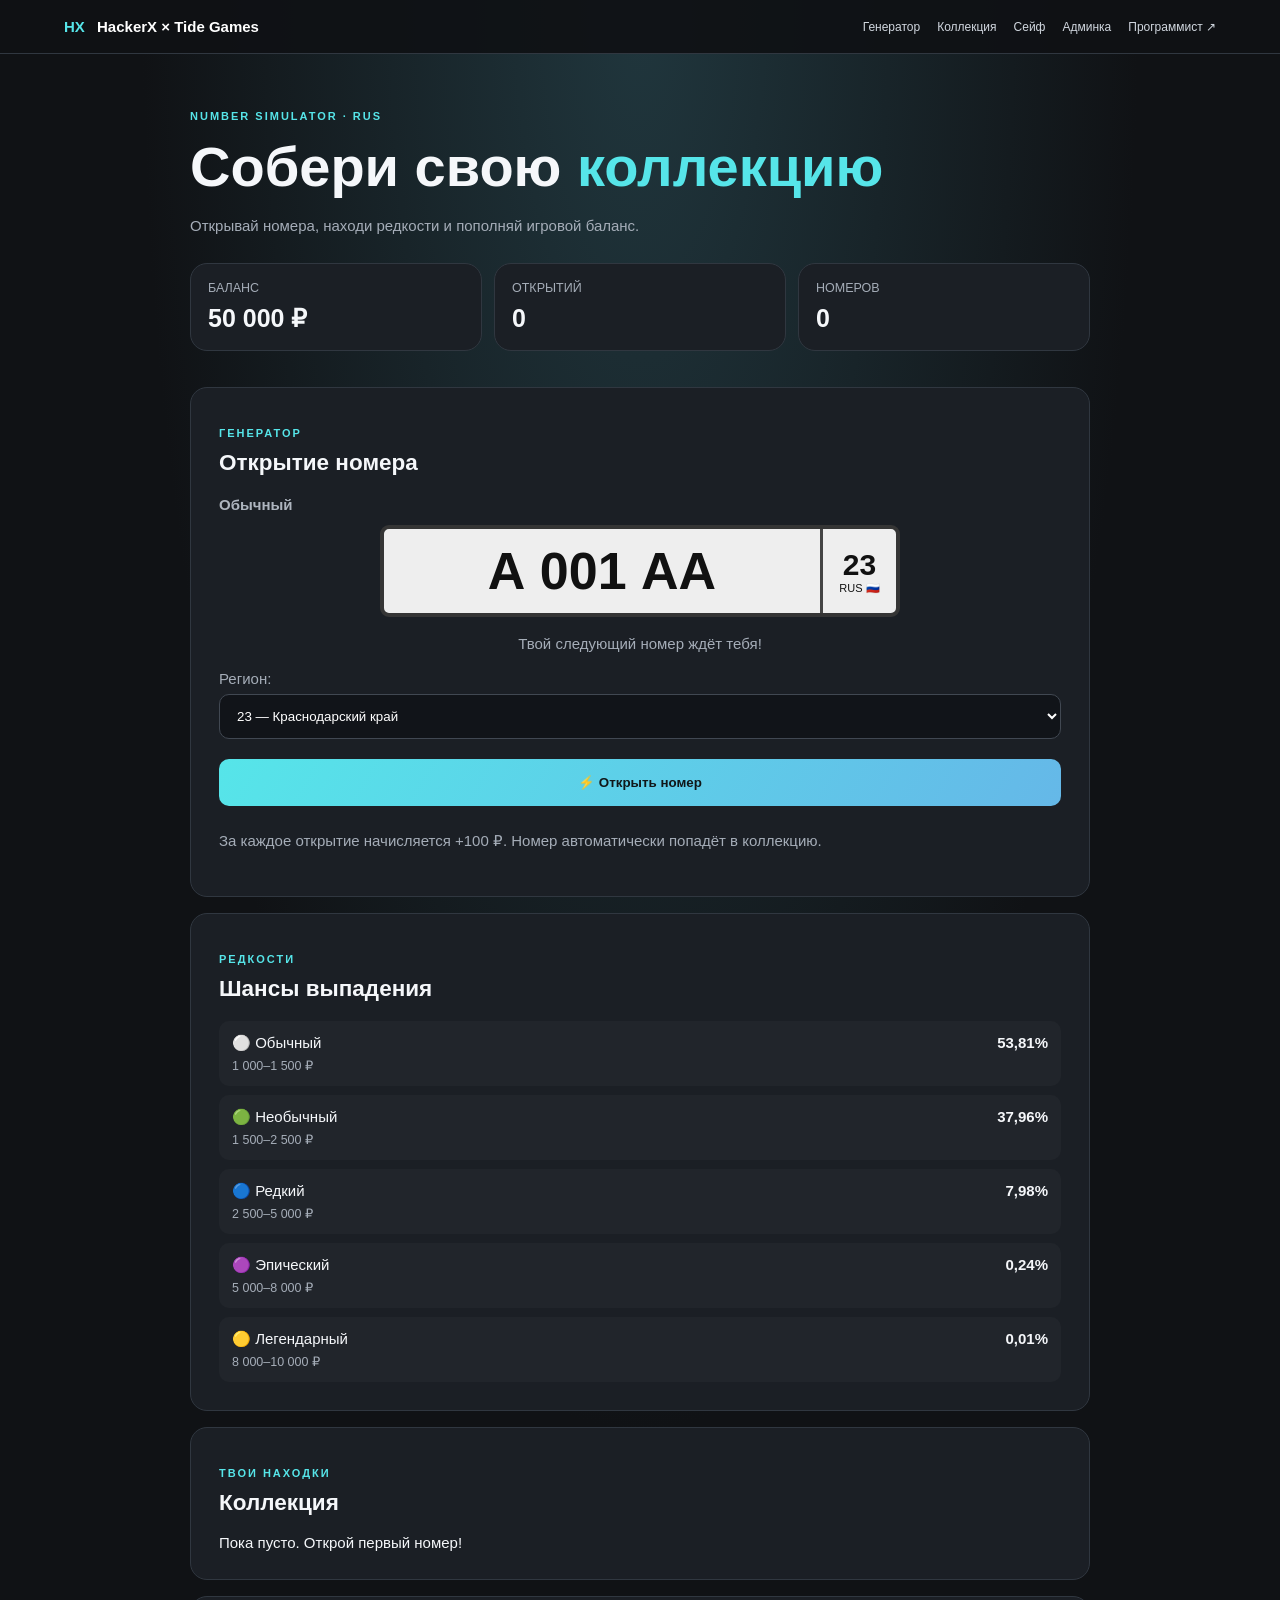
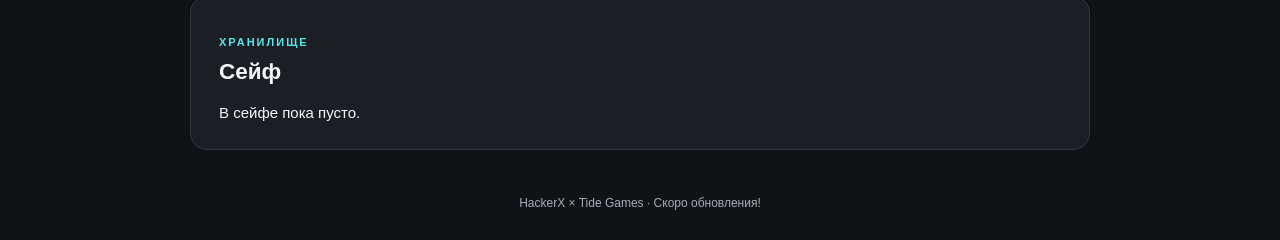
<file: index.html>
<!DOCTYPE html>
<html lang="ru">
<head>
  <meta charset="UTF-8">
  <meta name="viewport" content="width=device-width, initial-scale=1">
  <title>HackerX × Tide Games</title>
  <link rel="stylesheet" href="style.css">
</head>
<body>
<header>
  <a class="logo" href="index.html">HX <span>HackerX × Tide Games</span></a>
  <nav>
    <a href="#game">Генератор</a>
    <a href="#collection">Коллекция</a>
    <a href="#safe">Сейф</a>
    <a href="admin.html">Админка</a>
    <a href="https://ru.timofeyder.linkpc.net" target="_blank">Программист ↗</a>
  </nav>
</header>

<main>
  <section class="hero">
    <p class="tag">NUMBER SIMULATOR · RUS</p>
    <h1>Собери свою <span>коллекцию</span></h1>
    <p>Открывай номера, находи редкости и пополняй игровой баланс.</p>
    <div class="stats">
      <div><small>БАЛАНС</small><strong id="balance">50 000 ₽</strong></div>
      <div><small>ОТКРЫТИЙ</small><strong id="opens">0</strong></div>
      <div><small>НОМЕРОВ</small><strong id="count">0</strong></div>
    </div>
  </section>

  <section class="panel" id="game">
    <p class="tag">ГЕНЕРАТОР</p>
    <h2>Открытие номера</h2>

    <div class="rarity" id="rarity">Обычный</div>
    <div class="plate">
      <div class="plate-number" id="number">А 001 АА</div>
      <div class="region">
        <b id="regionText">23</b>
        <small>RUS 🇷🇺</small>
      </div>
    </div>
    <p id="result">Твой следующий номер ждёт тебя!</p>

    <label for="region">Регион:</label>
    <select id="region">
      <option value="23">23 — Краснодарский край</option>
      <option value="77">77 — Москва</option>
      <option value="78">78 — Санкт-Петербург</option>
      <option value="16">16 — Татарстан</option>
      <option value="66">66 — Свердловская область</option>
      <option value="54">54 — Новосибирская область</option>
      <option value="01">01 — Адыгея</option>
    </select>
    <button class="primary" id="openBtn">⚡ Открыть номер</button>
    <p class="muted">За каждое открытие начисляется +100 ₽. Номер автоматически попадёт в коллекцию.</p>
  </section>

  <section class="panel">
    <p class="tag">РЕДКОСТИ</p>
    <h2>Шансы выпадения</h2>
    <div class="rarities">
      <div>⚪ Обычный <b>53,81%</b><small>1 000–1 500 ₽</small></div>
      <div>🟢 Необычный <b>37,96%</b><small>1 500–2 500 ₽</small></div>
      <div>🔵 Редкий <b>7,98%</b><small>2 500–5 000 ₽</small></div>
      <div>🟣 Эпический <b>0,24%</b><small>5 000–8 000 ₽</small></div>
      <div>🟡 Легендарный <b>0,01%</b><small>8 000–10 000 ₽</small></div>
    </div>
  </section>

  <section class="panel" id="collection">
    <p class="tag">ТВОИ НАХОДКИ</p>
    <h2>Коллекция</h2>
    <div id="collectionList" class="items">Пока пусто. Открой первый номер!</div>
  </section>

  <section class="panel" id="safe">
    <p class="tag">ХРАНИЛИЩЕ</p>
    <h2>Сейф</h2>
    <div id="safeList" class="items">В сейфе пока пусто.</div>
  </section>
</main>

<footer>HackerX × Tide Games · Скоро обновления!</footer>
<script src="app.js"></script>
</body>
</html>
</file>
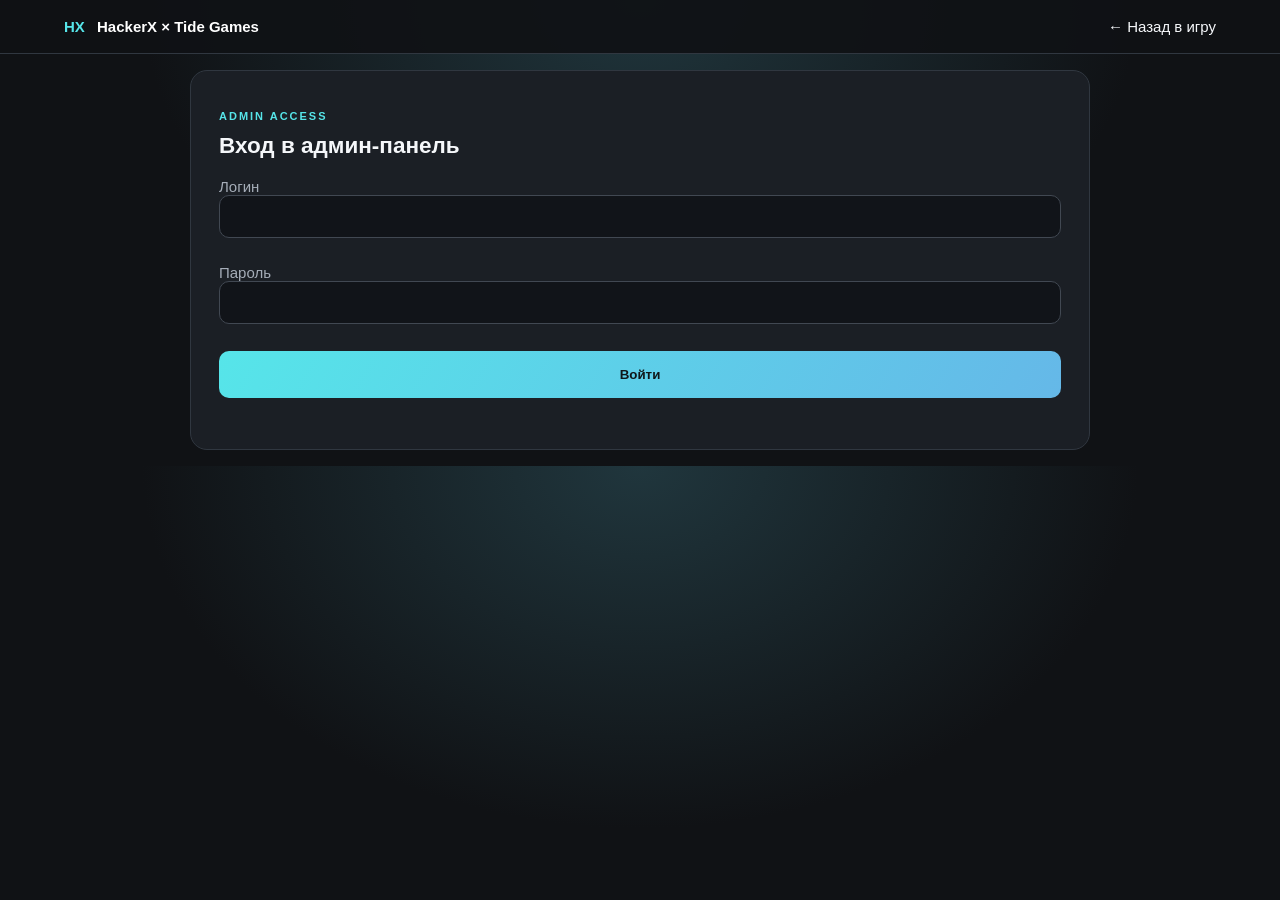
<file: admin.html>
<!DOCTYPE html>
<html lang="ru">
<head>
  <meta charset="UTF-8">
  <meta name="viewport" content="width=device-width, initial-scale=1">
  <title>Админ-панель | HackerX</title>
  <link rel="stylesheet" href="style.css">
</head>
<body>
<header>
  <a class="logo" href="index.html">HX <span>HackerX × Tide Games</span></a>
  <a href="index.html">← Назад в игру</a>
</header>

<main>
  <section class="panel" id="loginPanel">
    <p class="tag">ADMIN ACCESS</p>
    <h2>Вход в админ-панель</h2>
    <form id="loginForm">
      <label>Логин<input id="login" required></label>
      <label>Пароль<input id="password" type="password" required></label>
      <button class="primary">Войти</button>
      <p id="error"></p>
    </form>
  </section>

  <section class="panel" id="dashboard" hidden>
    <p class="tag">CONTROL CENTER</p>
    <h2>Управление пользователями</h2>
    <p class="muted">Демонстрационный список игроков этого браузера.</p>
    <form id="addForm">
      <label>Имя нового игрока<input id="newUser" required></label>
      <button class="primary">Добавить пользователя</button>
    </form>
    <div id="users"></div>
    <button id="logout">Выйти</button>
  </section>
</main>

<script>
const USER_KEY = "hackerxDemoUsers";

function getUsers() {
  try { return JSON.parse(localStorage.getItem(USER_KEY)) || []; }
  catch { return []; }
}
function setUsers(users) {
  localStorage.setItem(USER_KEY, JSON.stringify(users));
}
const $ = id => document.getElementById(id);

$("loginForm").addEventListener("submit", event => {
  event.preventDefault();

  if ($("login").value === "admin" &&
      $("password").value === "3337333") {
    $("loginPanel").hidden = true;
    $("dashboard").hidden = false;
    $("error").textContent = "";
    renderUsers();
  } else {
    $("error").textContent = "Неверный логин или пароль.";
  }
});

function renderUsers() {
  const root = $("users");
  root.replaceChildren();

  getUsers().forEach((user, index) => {
    const card = document.createElement("article");
    card.className = "item";

    const name = document.createElement("strong");
    name.textContent = user.name;

    const status = document.createElement("p");
    status.textContent = user.banned ? "Заблокирован" : "Активен";

    const button = document.createElement("button");
    button.textContent = user.banned ? "Разбанить" : "Забанить";
    button.onclick = () => {
      const users = getUsers();
      users[index].banned = !users[index].banned;
      setUsers(users);
      renderUsers();
    };

    card.append(name, status, button);
    root.append(card);
  });

  if (!root.children.length) {
    root.textContent = "Пользователей пока нет.";
  }
}

$("addForm").addEventListener("submit", event => {
  event.preventDefault();
  const name = $("newUser").value.trim();
  if (!name) return;

  const users = getUsers();
  users.push({ name, banned: false });
  setUsers(users);
  $("newUser").value = "";
  renderUsers();
});

$("logout").addEventListener("click", () => {
  $("dashboard").hidden = true;
  $("loginPanel").hidden = false;
  $("password").value = "";
});
</script>
</body>
</html>
</file>
<file: style.css>
* { box-sizing: border-box; }
:root {
  --bg: #101215;
  --panel: #1b1f25;
  --line: #303740;
  --cyan: #56e5e9;
  --text: #f5f7fa;
  --muted: #a5adb8;
}
html { scroll-behavior: smooth; }
body {
  margin: 0;
  background: radial-gradient(ellipse at top, #20363d, var(--bg) 55%);
  color: var(--text);
  font: 15px Arial, sans-serif;
}
a { color: inherit; text-decoration: none; }
header {
  display: flex;
  justify-content: space-between;
  align-items: center;
  gap: 20px;
  padding: 18px 5%;
  background: #101215ee;
  border-bottom: 1px solid var(--line);
  position: sticky;
  top: 0;
  z-index: 5;
}
.logo { font-weight: 900; color: var(--cyan); }
.logo span { color: white; margin-left: 8px; }
nav { display: flex; gap: 17px; flex-wrap: wrap; }
nav a { font-size: 12px; color: #d1d7df; }
nav a:hover { color: var(--cyan); }
main { width: min(900px, 92%); margin: auto; }
.hero { padding: 45px 0 20px; }
.tag {
  color: var(--cyan);
  font-size: 11px;
  font-weight: bold;
  letter-spacing: 2px;
}
h1 { font-size: clamp(34px, 6vw, 56px); margin: 12px 0; }
h1 span { color: var(--cyan); }
.hero > p:not(.tag), .muted { color: var(--muted); line-height: 1.6; }
.stats {
  display: grid;
  grid-template-columns: repeat(3, 1fr);
  gap: 12px;
  margin-top: 25px;
}
.stats div, .panel {
  background: var(--panel);
  border: 1px solid var(--line);
  border-radius: 17px;
}
.stats div { padding: 17px; }
.stats small { display: block; color: var(--muted); margin-bottom: 9px; }
.stats strong { font-size: clamp(17px, 3vw, 25px); }
.panel { padding: clamp(18px, 4vw, 28px); margin: 16px 0; }
h2 { margin-top: 8px; }
.rarity { color: #aeb5bf; font-weight: bold; margin: 20px 0 12px; }
.plate {
  display: flex;
  width: min(520px, 100%);
  margin: auto;
  background: #eee;
  color: #111;
  border: 4px solid #353535;
  border-radius: 9px;
  min-height: 92px;
  overflow: hidden;
  font-family: Arial, sans-serif;
}
.plate-number {
  flex: 1;
  display: grid;
  place-items: center;
  font-size: clamp(27px, 7vw, 52px);
  font-weight: bold;
  white-space: nowrap;
}
.region {
  border-left: 3px solid #444;
  width: 76px;
  display: grid;
  align-content: center;
  justify-items: center;
}
.region b { font-size: 30px; }
.region small { font-size: 11px; }
#result { text-align: center; color: var(--muted); margin: 18px 0; }
label { display: block; margin: 14px 0 7px; color: var(--muted); }
select, input {
  width: 100%;
  padding: 13px;
  border: 1px solid #414852;
  border-radius: 10px;
  background: #111419;
  color: white;
  margin-bottom: 12px;
}
button {
  padding: 12px 15px;
  border-radius: 10px;
  border: 1px solid #ffffff20;
  cursor: pointer;
  font-weight: bold;
}
.primary {
  width: 100%;
  margin: 8px 0;
  padding: 16px;
  background: linear-gradient(120deg, var(--cyan), #65b8e8);
  color: #101719;
  border: none;
}
button:hover { filter: brightness(1.1); }
.rarities { display: grid; gap: 9px; }
.rarities div {
  display: grid;
  grid-template-columns: 1fr auto;
  gap: 6px;
  padding: 13px;
  border-radius: 10px;
  background: #ffffff07;
}
.rarities small { grid-column: 1 / -1; color: var(--muted); }
.items { display: grid; grid-template-columns: repeat(2, 1fr); gap: 12px; }
.item {
  background: #111419;
  border: 1px solid var(--line);
  border-radius: 12px;
  padding: 15px;
  min-width: 0;
}
.item-number { font-size: 21px; font-weight: bold; margin: 12px 0; }
.item-price { color: #f2d66a; font-weight: bold; }
.item-meta { color: var(--muted); font-size: 12px; margin-top: 7px; }
.actions { display: flex; gap: 7px; flex-wrap: wrap; margin-top: 14px; }
.actions button { flex: 1; background: #293139; color: white; }
.actions .sell { color: #7de6a3; }
.actions .store { color: var(--cyan); }
footer { text-align: center; padding: 30px 10px; color: var(--muted); font-size: 12px; }
[hidden] { display: none !important; }

@media (max-width: 650px) {
  header { position: static; align-items: flex-start; flex-direction: column; padding: 16px 4%; }
  nav { gap: 13px; }
  main { width: 92%; }
  .hero { padding-top: 30px; }
  .stats { gap: 7px; }
  .stats div { padding: 12px 9px; }
  .stats small { font-size: 9px; }
  .panel { border-radius: 14px; }
  .plate { min-height: 75px; }
  .region { width: 62px; }
  .region b { font-size: 24px; }
  .items { grid-template-columns: 1fr; }
}
</file>
